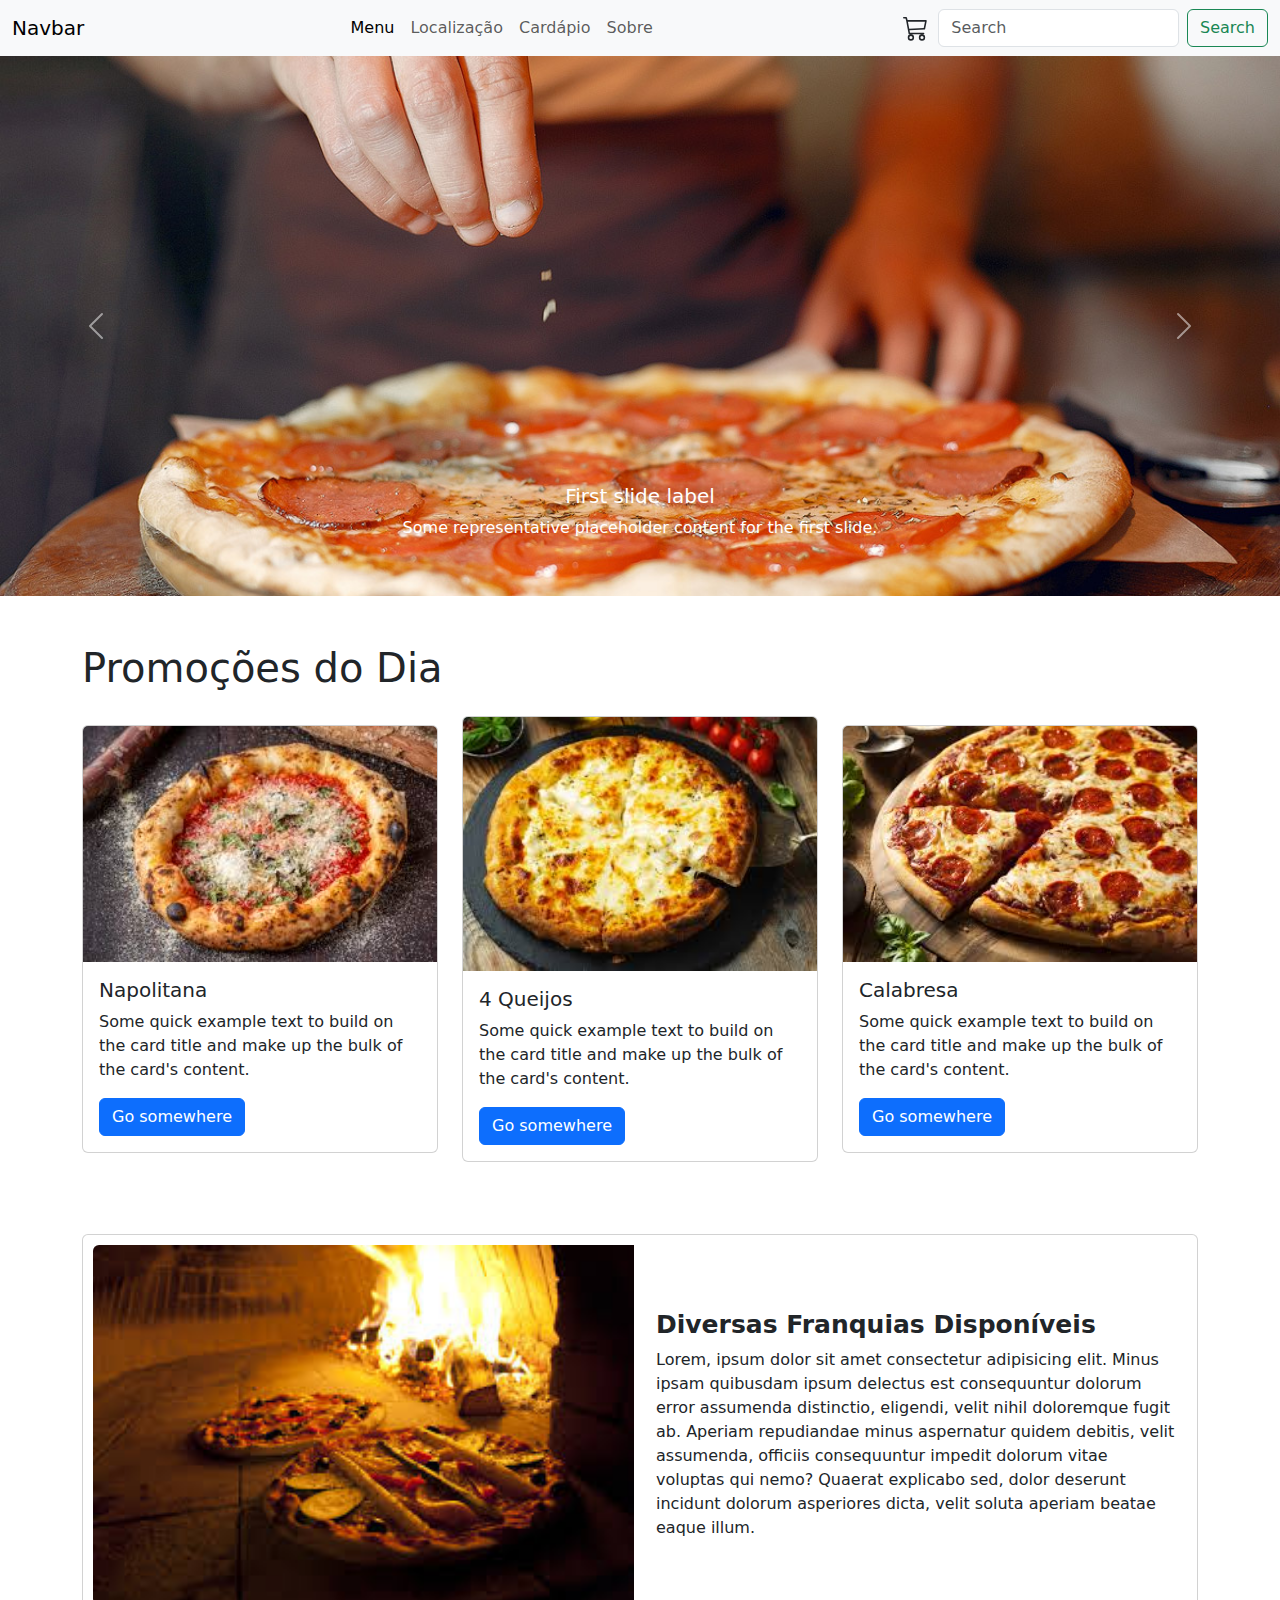
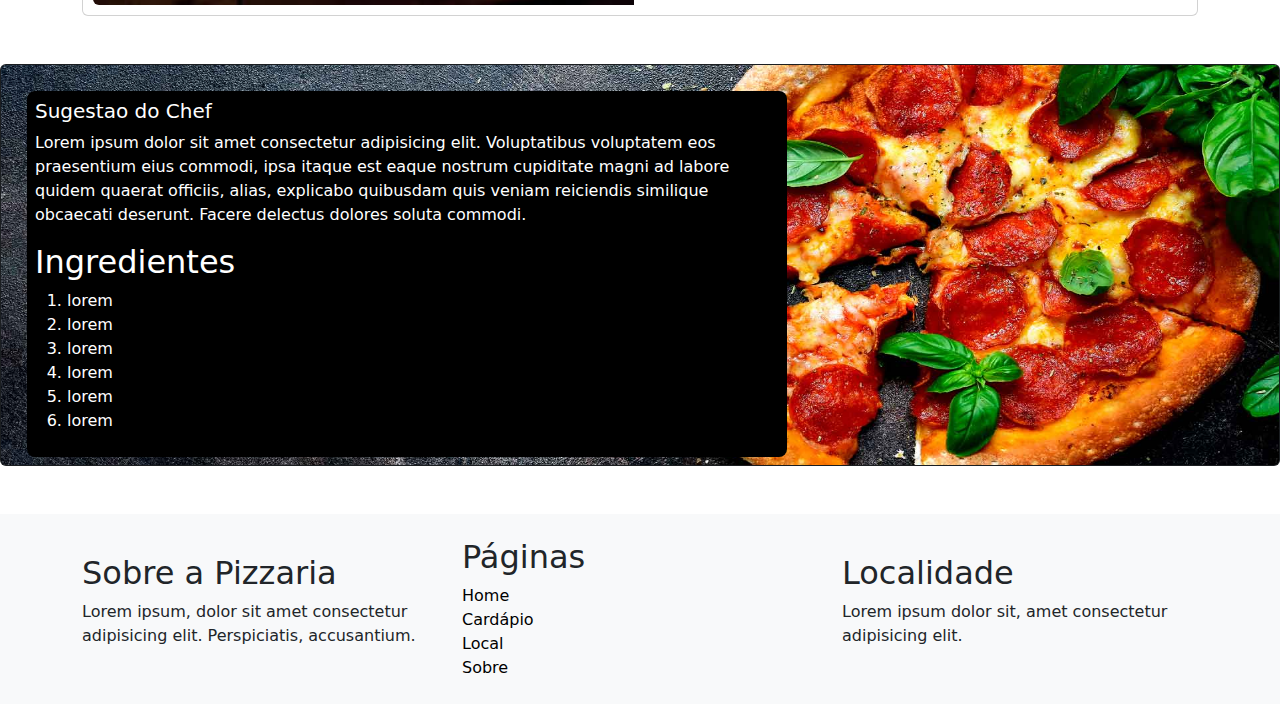
<file: index.html>
<!DOCTYPE html>
<html lang="pt-br">
  <head>
    <meta charset="UTF-8" />
    <meta name="viewport" content="width=device-width, initial-scale=1.0" />
    <title>Restaurante</title>
    <link rel="stylesheet" href="css/bootstrap.min.css" />
    <link rel="stylesheet" href="./css/style.css" />
  </head>

  <body>
    <nav class="navbar navbar-expand-lg bg-body-tertiary">
      <div class="container-fluid">
        <a class="navbar-brand" href="#">Navbar</a>
        <button
          class="navbar-toggler"
          type="button"
          data-bs-toggle="collapse"
          data-bs-target="#navbarSupportedContent"
          aria-controls="navbarSupportedContent"
          aria-expanded="false"
          aria-label="Toggle navigation"
        >
          <span class="navbar-toggler-icon"></span>
        </button>
        <div class="collapse navbar-collapse" id="navbarSupportedContent">
          <ul class="navbar-nav me-auto mb-2 mb-lg-0">
            <li class="nav-item">
              <a class="nav-link active" aria-current="page" href="#">Menu</a>
            </li>
            <li class="nav-item">
              <a class="nav-link" href="pages/local.html">Localização</a>
            </li>
            <li class="nav-item">
              <a class="nav-link" href="pages/cardapio.html">Cardápio</a>
            </li>
            <li class="nav-item">
              <a class="nav-link" href="pages/sobre.html">Sobre</a>
            </li>
          </ul>
          <form class="d-flex" role="search">
            <svg xmlns="http://www.w3.org/2000/svg" width="40" height="40" fill="currentColor" class="bi bi-cart3" viewBox="0 0 16 16" style="margin-right: 10px;">
              <path d="M0 1.5A.5.5 0 0 1 .5 1H2a.5.5 0 0 1 .485.379L2.89 3H14.5a.5.5 0 0 1 .49.598l-1 5a.5.5 0 0 1-.465.401l-9.397.472L4.415 11H13a.5.5 0 0 1 0 1H4a.5.5 0 0 1-.491-.408L2.01 3.607 1.61 2H.5a.5.5 0 0 1-.5-.5M3.102 4l.84 4.479 9.144-.459L13.89 4zM5 12a2 2 0 1 0 0 4 2 2 0 0 0 0-4m7 0a2 2 0 1 0 0 4 2 2 0 0 0 0-4m-7 1a1 1 0 1 1 0 2 1 1 0 0 1 0-2m7 0a1 1 0 1 1 0 2 1 1 0 0 1 0-2"/>
            </svg>
            <input
              class="form-control me-2"
              type="search"
              placeholder="Search"
              aria-label="Search"
            />
            <button class="btn btn-outline-success" type="submit">
              Search
            </button>
            
          </form>
        </div>
      </div>
    </nav>

    <div
      id="carouselExampleCaptions"
      class="carousel slide"
      style="max-height: 60vh; overflow: hidden"
    >
      <div class="carousel-inner">
        <div class="carousel-item active">
          <img
            src="img/pizza.jpg"
            class="d-block w-100"
            alt="Pizza"
            style="max-height: 60vh; object-fit: cover"
          />
          <div class="carousel-caption d-none d-md-block">
            <h5>First slide label</h5>
            <p>Some representative placeholder content for the first slide.</p>
          </div>
        </div>
        <div class="carousel-item">
          <img
            src="img/pizzacar.jpg"
            class="d-block w-100"
            alt="Pizza Car"
            style="max-height: 60vh; object-fit: cover"
          />
          <div class="carousel-caption d-none d-md-block">
            <h5>Second slide label</h5>
            <p>Some representative placeholder content for the second slide.</p>
          </div>
        </div>
        
        <div class="carousel-item">
          <img
            src="img/esfircar.png"
            class="d-block w-100"
            alt="Esfirra"
            style="max-height: 60vh; object-fit: cover"
          />
          <div class="carousel-caption d-none d-md-block">
            <h5>Third slide label</h5>
            <p>Some representative placeholder content for the third slide.</p>
          </div>
        </div>
      </div>
      <button
        class="carousel-control-prev"
        type="button"
        data-bs-target="#carouselExampleCaptions"
        data-bs-slide="prev"
      >
        <span class="carousel-control-prev-icon" aria-hidden="true"></span>
        <span class="visually-hidden">Previous</span>
      </button>
      <button
        class="carousel-control-next"
        type="button"
        data-bs-target="#carouselExampleCaptions"
        data-bs-slide="next"
      >
        <span class="carousel-control-next-icon" aria-hidden="true"></span>
        <span class="visually-hidden">Next</span>
      </button>
    </div>

    <div class="container my-5">
      <h1 class="font-weight-bold mb-4">Promoções do Dia</h1>
      <div class="row">
        <div class="col-md-4 mb-4">
          <div class="card">
            <img
              src="img/napolitana.jpeg"
              class="card-img-top"
              alt="Napolitana"
            />
            <div class="card-body">
              <h5 class="card-title">Napolitana</h5>
              <p class="card-text">
                Some quick example text to build on the card title and make up
                the bulk of the card's content.
              </p>
              <a href="#" class="btn btn-primary">Go somewhere</a>
            </div>
          </div>
        </div>
        <div class="col-md-4 mb-4">
          <div class="card">
            <img src="img/queijos.jpeg" class="card-img-top" alt="4 Queijos" style="max-height: 280px;"/>
            <div class="card-body">
              <h5 class="card-title">4 Queijos</h5>
              <p class="card-text">
                Some quick example text to build on the card title and make up
                the bulk of the card's content.
              </p>
              <a href="#" class="btn btn-primary">Go somewhere</a>
            </div>
          </div>
        </div>
        <div class="col-md-4 mb-4">
          <div class="card">
            <img
              src="img/calabresa.jpeg"
              class="card-img-top"
              alt="Calabresa"
            />
            <div class="card-body">
              <h5 class="card-title">Calabresa</h5>
              <p class="card-text">
                Some quick example text to build on the card title and make up
                the bulk of the card's content.
              </p>
              <a href="#" class="btn btn-primary">Go somewhere</a>
            </div>
          </div>
        </div>
      </div>
    </div>

    <div class="container my-5">
      <div class="card mb-3" style="height: auto">
        <div class="row g-0">
          <div class="col-md-6">
            <img
              src="img/fazendopizza.jpeg"
              class="img-fluid rounded-start"
              alt="Fazendo Pizza"
              style="
                max-height: 100%;
                object-fit: cover;
                height: 360px;
                margin: 10px;
              "
            />
          </div>
          <div class="col-md-6">
            <div class="card-body">
              <h5 class="card-title" style="font-size: 25px; font-weight: bold">
                Diversas Franquias Disponíveis
              </h5>
              <p class="card-text">
                Lorem, ipsum dolor sit amet consectetur adipisicing elit. Minus
                ipsam quibusdam ipsum delectus est consequuntur dolorum error
                assumenda distinctio, eligendi, velit nihil doloremque fugit ab.
                Aperiam repudiandae minus aspernatur quidem debitis, velit
                assumenda, officiis consequuntur impedit dolorum vitae voluptas
                qui nemo? Quaerat explicabo sed, dolor deserunt incidunt dolorum
                asperiores dicta, velit soluta aperiam beatae eaque illum.
              </p>
            </div>
          </div>
        </div>
      </div>
    </div>

    <div class="sugest">
      <div class="card text-bg-dark">
        <img src="img/sugestao.jpg" class="card-img" alt="..." style="max-height: 400px;">
        <div class="card-img-overlay">
          <div class="texto" style="padding: 8px ;background-color: rgb(0, 0, 0); margin: 10px ; max-width: 760px; border-radius: 8px;">
          <h5 class="card-title">Sugestao do Chef</h5>
          <p class="card-text" >Lorem ipsum dolor sit amet consectetur adipisicing elit. Voluptatibus voluptatem eos praesentium eius commodi, ipsa itaque est eaque nostrum cupiditate magni ad labore quidem quaerat officiis, alias, explicabo quibusdam quis veniam reiciendis similique obcaecati deserunt. Facere delectus dolores soluta commodi.</p>
          <h2>Ingredientes</h2>
          <ol>
            <li>lorem</li>
            <li>lorem</li>
            <li>lorem</li>
            <li>lorem</li>
            <li>lorem</li>
            <li>lorem</li>
          </ol>
        </div>
        </div>
      </div>
    </div>

    <footer class="bg-light text-dark mt-5">
      <div class="container py-4">
        <div class="row">
          <div class="col-md-4">
            <h2>Sobre a Pizzaria</h2>
            <p>
              Lorem ipsum, dolor sit amet consectetur adipisicing elit.
              Perspiciatis, accusantium.
            </p>
          </div>
          <div class="col-md-4">
            <h2>Páginas</h2>
            <ul class="list-unstyled">
              <li><a href="index.html">Home</a></li>
              <li><a href="pages/cardapio.html">Cardápio</a></li>
              <li><a href="pages/local.html">Local</a></li>
              <li><a href="pages/sobre.html">Sobre</a></li>
            </ul>
          </div>
          <div class="col-md-4">
            <h2>Localidade</h2>
            <p>Lorem ipsum dolor sit, amet consectetur adipisicing elit.</p>
          </div>
        </div>
      </div>
      <style>
        ul li a {
          color: black;
          text-decoration: none;
          list-style: none;
        }
        ul {
          margin: 0 auto;
          text-decoration: none;
          list-style: none;
        }
        .links {
          margin: 0 auto;
        }
        ul li a:hover {
          color: black;
          font-weight: bold;
          text-decoration: none;
          list-style: none;
        }
      </style>
    </footer>

    <script src="js/bootstrap.bundle.min.js"></script>
  </body>
</html>
</file>
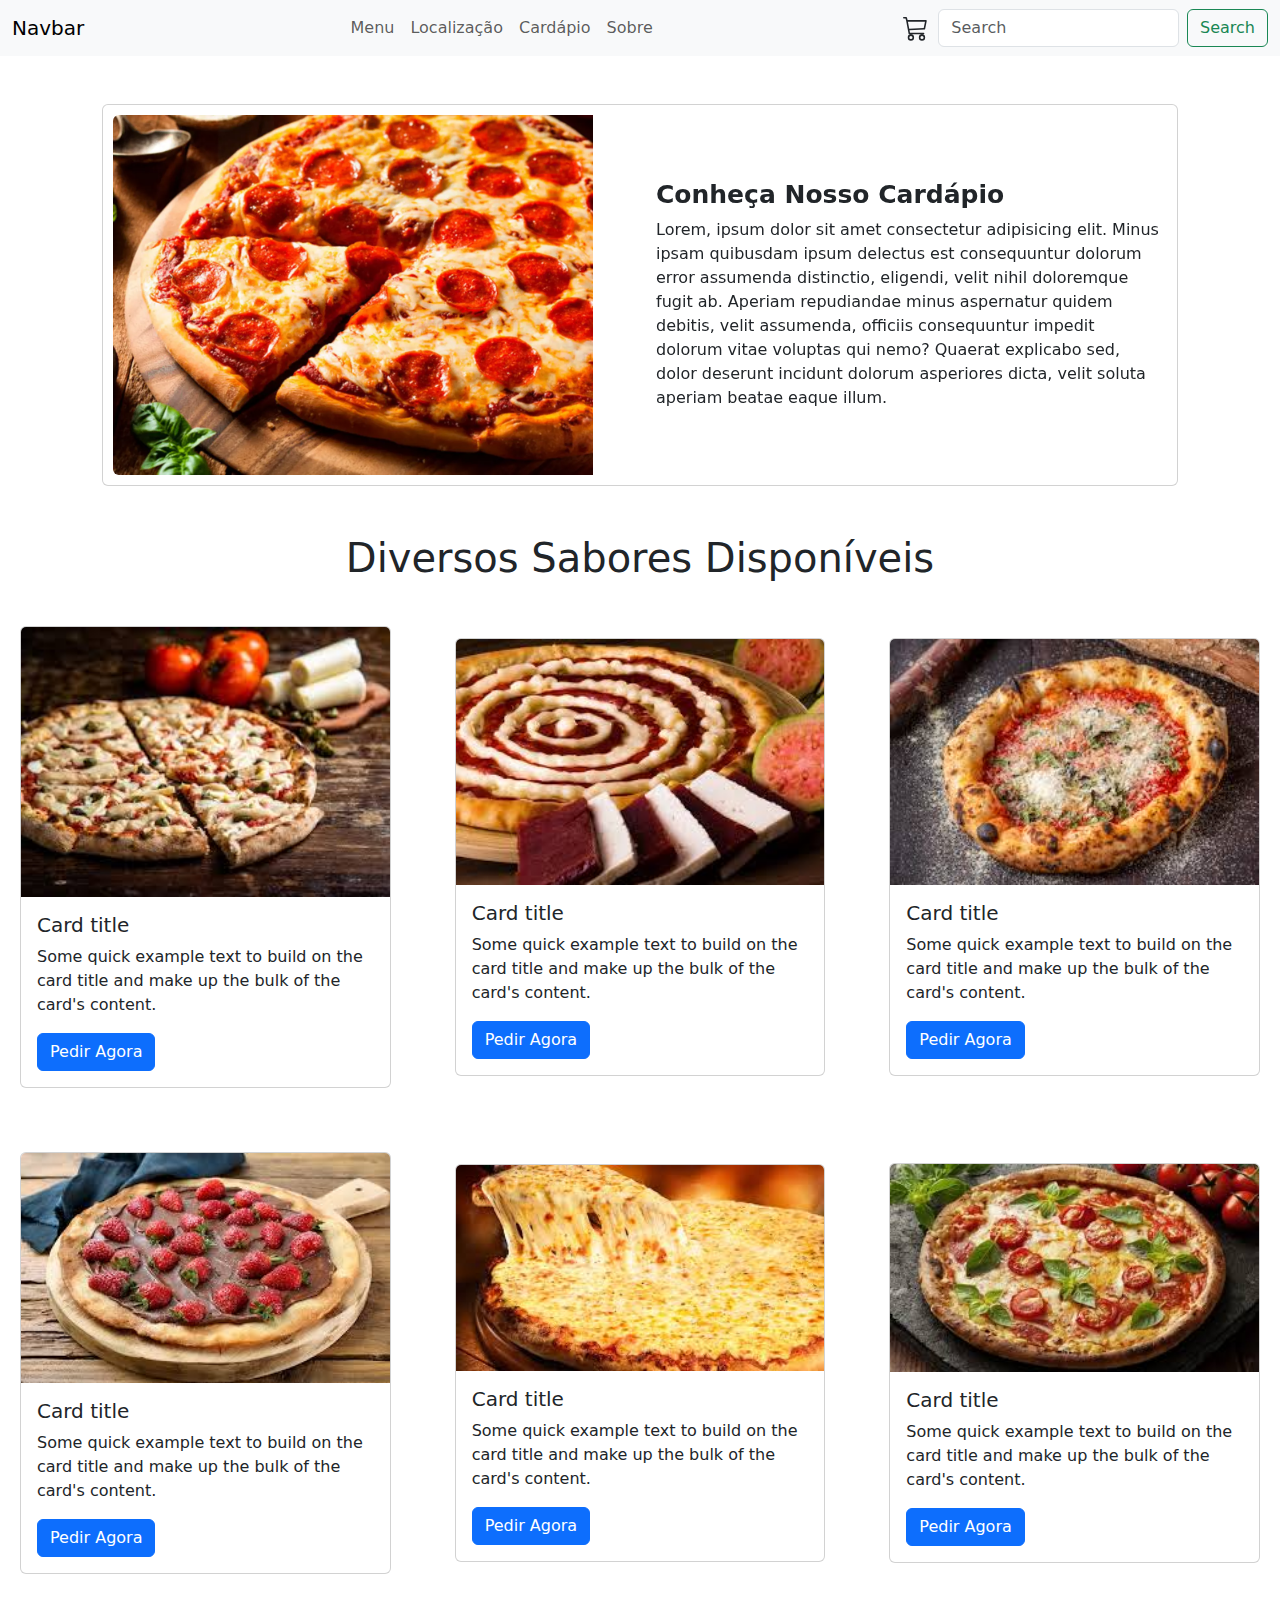
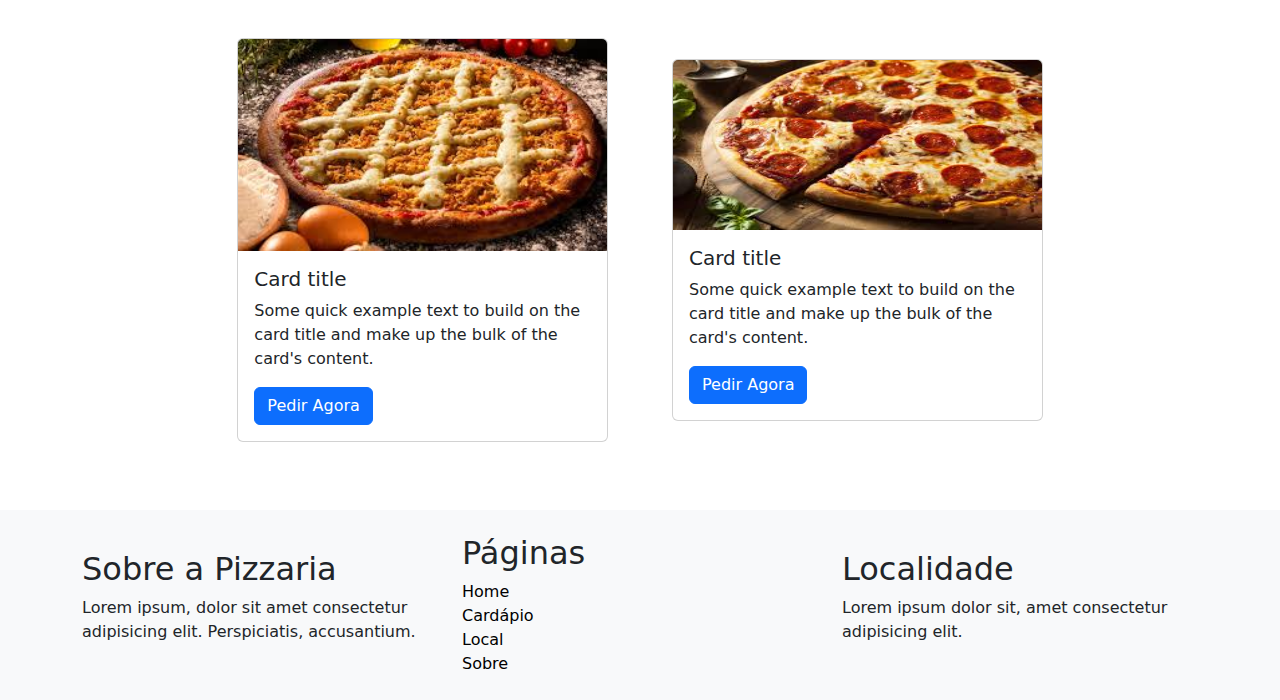
<file: pages/cardapio.html>
<!DOCTYPE html>
<html lang="pt-br">
  <head>
    <meta charset="UTF-8" />
    <meta name="viewport" content="width=device-width, initial-scale=1.0" />
    <title>Restaurante</title>

    <link rel="stylesheet" href="../css/bootstrap.min.css" />
    <link rel="stylesheet" href="../css/style.css" />
    <link rel="stylesheet" href="../css/cardapio.css" />
    <link rel="stylesheet" href="https://unpkg.com/aos@next/dist/aos.css" />
  </head>

  <body>
    <nav class="navbar navbar-expand-lg bg-body-tertiary">
      <div class="container-fluid">
        <a class="navbar-brand" href="../index.html">Navbar</a>
        <button
          class="navbar-toggler"
          type="button"
          data-bs-toggle="collapse"
          data-bs-target="#navbarSupportedContent"
          aria-controls="navbarSupportedContent"
          aria-expanded="false"
          aria-label="Toggle navigation"
        >
          <span class="navbar-toggler-icon"></span>
        </button>
        <div class="collapse navbar-collapse" id="navbarSupportedContent">
          <ul class="navbar-nav me-auto mb-2 mb-lg-0">
            <li class="nav-item">
              <a
                class="nav-link"
                aria-current="page"
                href="../index.html"
                >Menu</a
              >
            </li>
            <li class="nav-item">
              <a class="nav-link" href="local.html">Localização</a>
            </li>
            <li class="nav-item active">
              <a class="nav-link" href="cardapio.html">Cardápio</a>
            </li>
            <li class="nav-item">
              <a class="nav-link" href="sobre.html">Sobre</a>
            </li>
          </ul>
          <form class="d-flex" role="search">
            <svg xmlns="http://www.w3.org/2000/svg" width="40" height="40" fill="currentColor" class="bi bi-cart3" viewBox="0 0 16 16" style="margin-right: 10px;">
              <path d="M0 1.5A.5.5 0 0 1 .5 1H2a.5.5 0 0 1 .485.379L2.89 3H14.5a.5.5 0 0 1 .49.598l-1 5a.5.5 0 0 1-.465.401l-9.397.472L4.415 11H13a.5.5 0 0 1 0 1H4a.5.5 0 0 1-.491-.408L2.01 3.607 1.61 2H.5a.5.5 0 0 1-.5-.5M3.102 4l.84 4.479 9.144-.459L13.89 4zM5 12a2 2 0 1 0 0 4 2 2 0 0 0 0-4m7 0a2 2 0 1 0 0 4 2 2 0 0 0 0-4m-7 1a1 1 0 1 1 0 2 1 1 0 0 1 0-2m7 0a1 1 0 1 1 0 2 1 1 0 0 1 0-2"/>
            </svg>
            <input
              class="form-control me-2"
              type="search"
              placeholder="Search"
              aria-label="Search"
            />
            <button class="btn btn-outline-success" type="submit">
              Search
            </button>
          </form>
        </div>
      </div>
    </nav>


    <div data-aos="fade-up">
    <div class="container my-5">
      <div class="card mb-3">
        <div class="row g-0">
          <div class="col-md-6">
            <img
              src="../img/bannercard.webp"
              class="img-fluid rounded-start"
              alt="..."
              style="max-height: 360px; margin: 10px"
            />
          </div>
          <div class="col-md-6">
            <div class="card-body">
              <h5 class="card-title" style="font-size: 25px; font-weight: bold">
                Conheça Nosso Cardápio
              </h5>
              <p class="card-text">
                Lorem, ipsum dolor sit amet consectetur adipisicing elit. Minus
                ipsam quibusdam ipsum delectus est consequuntur dolorum error
                assumenda distinctio, eligendi, velit nihil doloremque fugit ab.
                Aperiam repudiandae minus aspernatur quidem debitis, velit
                assumenda, officiis consequuntur impedit dolorum vitae voluptas
                qui nemo? Quaerat explicabo sed, dolor deserunt incidunt dolorum
                asperiores dicta, velit soluta aperiam beatae eaque illum.
              </p>
            </div>
          </div>
        </div>
      </div>
    </div>
  </div>


      <h1 class="text-center font-weight-bold mb-4">
        Diversos Sabores Disponíveis
      </h1>
      <div class="row row-cols-1 row-cols-md-2 row-cols-lg-3 g-4">

        <div class="col">
          <div class="card">
            <img src="../img/palmito.jpeg" class="card-img-top" alt="Palmito" />
            <div class="card-body">
              <h5 class="card-title">Card title</h5>
              <p class="card-text">
                Some quick example text to build on the card title and make up
                the bulk of the card's content.
              </p>
              <a href="#" class="btn btn-primary">Pedir Agora</a>
            </div>
          </div>
        </div>

 
      <div class="col">
          <div class="card">
            <img
              src="../img/romeuejulieta.jpeg"
              class="card-img-top"
              alt="Romeu e Julieta"
            />
            <div class="card-body">
              <h5 class="card-title">Card title</h5>
              <p class="card-text">
                Some quick example text to build on the card title and make up
                the bulk of the card's content.
              </p>
              <a href="#" class="btn btn-primary">Pedir Agora</a>
            </div>
          </div>
        </div>
        
        <div class="col">
          <div class="card">
            <img
              src="../img/napolitana.jpeg"
              class="card-img-top"
              alt="Napolitana"
            />
            <div class="card-body">
              <h5 class="card-title">Card title</h5>
              <p class="card-text">
                Some quick example text to build on the card title and make up
                the bulk of the card's content.
              </p>
              <a href="#" class="btn btn-primary">Pedir Agora</a>
            </div>
          </div>
        </div>
        
        <div class="col">
          <div class="card">
            <img src="../img/doce.jpeg" class="card-img-top" alt="Pizza Doce" />
            <div class="card-body">
              <h5 class="card-title">Card title</h5>
              <p class="card-text">
                Some quick example text to build on the card title and make up
                the bulk of the card's content.
              </p>
              <a href="#" class="btn btn-primary">Pedir Agora</a>
            </div>
          </div>
        </div>
        
        <div class="col">
          <div class="card">
            <img
              src="../img/muçarela.jpeg"
              class="card-img-top"
              alt="Muçarela"
            />
            <div class="card-body">
              <h5 class="card-title">Card title</h5>
              <p class="card-text">
                Some quick example text to build on the card title and make up
                the bulk of the card's content.
              </p>
              <a href="#" class="btn btn-primary">Pedir Agora</a>
            </div>
          </div>
        </div>
        
        <div class="col">
          <div class="card">
            <img
              src="../img/mrguerita.jpeg"
              class="card-img-top"
              alt="Marguerita"
            />
            <div class="card-body">
              <h5 class="card-title">Card title</h5>
              <p class="card-text">
                Some quick example text to build on the card title and make up
                the bulk of the card's content.
              </p>
              <a href="#" class="btn btn-primary">Pedir Agora</a>
            </div>
          </div>
        </div>
        
        <div class="col">
          <div class="card">
            <img
              src="../img/frangoecatupiri.jpeg"
              class="card-img-top"
              alt="Frango e Catupiri"
            />
            <div class="card-body">
              <h5 class="card-title">Card title</h5>
              <p class="card-text">
                Some quick example text to build on the card title and make up
                the bulk of the card's content.
              </p>
              <a href="#" class="btn btn-primary">Pedir Agora</a>
            </div>
          </div>
        </div>
        
        <div class="col">
          <div class="card">
            <img
              src="../img/calabresa.jpeg"
              class="card-img-top"
              alt="Calabresa"
              style="max-height: 170px;"
            />
            <div class="card-body">
              <h5 class="card-title">Card title</h5>
              <p class="card-text">
                Some quick example text to build on the card title and make up
                the bulk of the card's content.
              </p>
              <a href="#" class="btn btn-primary">Pedir Agora</a>
            </div>
          </div>
        </div>
      </div>
    </div>

    <footer class="bg-light text-dark mt-5">
      <div class="container py-4">
        <div class="row">
          <div class="col-md-4">
            <h2>Sobre a Pizzaria</h2>
            <p>
              Lorem ipsum, dolor sit amet consectetur adipisicing elit.
              Perspiciatis, accusantium.
            </p>
          </div>
          <div class="col-md-4">
            <h2>Páginas</h2>
            <ul class="list-unstyled">
              <li><a href="../index.html">Home</a></li>
              <li><a href="../pages/cardapio.html">Cardápio</a></li>
              <li><a href="../pages/local.html">Local</a></li>
              <li><a href="../pages/sobre.html">Sobre</a></li>
            </ul>
          </div>
          <div class="col-md-4">
            <h2>Localidade</h2>
            <p>Lorem ipsum dolor sit, amet consectetur adipisicing elit.</p>
          </div>
        </div>
      </div>
    </footer>

    <style>
      ul li a {
        color: black;
        text-decoration: none;
      }
      ul {
        margin: 0 auto;
        padding: 0;
      }
      ul li a:hover {
        font-weight: bold;
      }
    </style>

<script src="https://unpkg.com/aos@next/dist/aos.js"></script>
<script>
  AOS.init();
</script>

    <script src="../js/bootstrap.bundle.min.js"></script>
  </body>
</html>
</file>
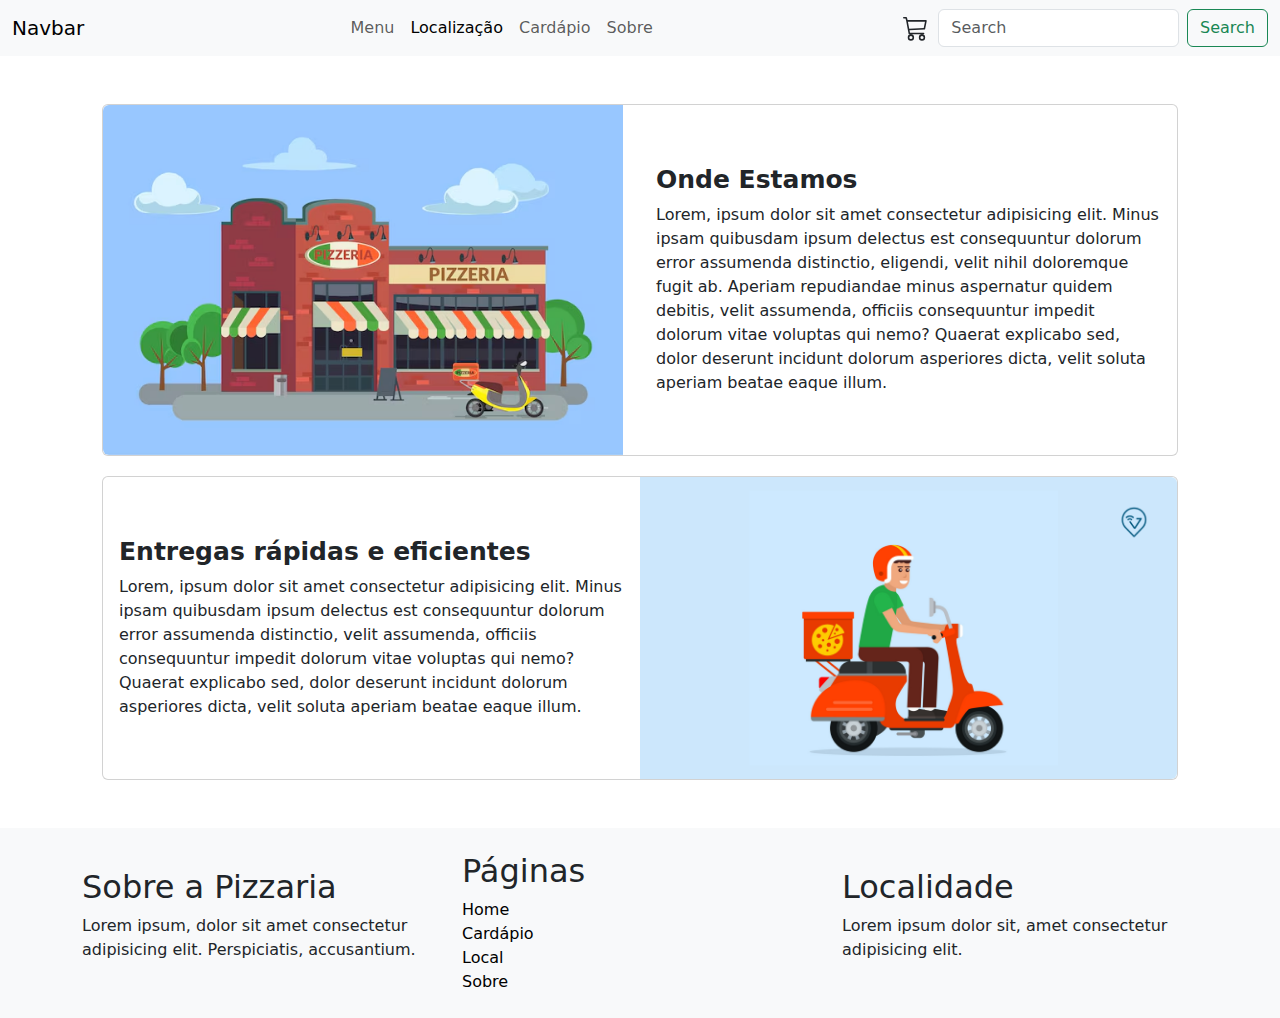
<file: pages/local.html>
<!DOCTYPE html>
<html lang="pt-br">
  <head>
    <meta charset="UTF-8" />
    <meta name="viewport" content="width=device-width, initial-scale=1.0" />
    <title>Restaurante</title>

    <link rel="stylesheet" href="../css/bootstrap.min.css" />
    <link rel="stylesheet" href="../css/style.css" />
    <link rel="stylesheet" href="../css/cardapio.css" />
  </head>

  <body>
    <nav class="navbar navbar-expand-lg bg-body-tertiary">
      <div class="container-fluid">
        <a class="navbar-brand" href="../index.html">Navbar</a>
        <button
          class="navbar-toggler"
          type="button"
          data-bs-toggle="collapse"
          data-bs-target="#navbarSupportedContent"
          aria-controls="navbarSupportedContent"
          aria-expanded="false"
          aria-label="Toggle navigation"
        >
          <span class="navbar-toggler-icon"></span>
        </button>
        <div class="collapse navbar-collapse" id="navbarSupportedContent">
          <ul class="navbar-nav me-auto mb-2 mb-lg-0">
            <li class="nav-item">
              <a
                class="nav-link "
                aria-current="page"
                href="../index.html"
                >Menu</a
              >
            </li>
            <li class="nav-item">
              <a class="nav-link active" href="local.html">Localização</a>
            </li>
            <li class="nav-item">
              <a class="nav-link" href="cardapio.html">Cardápio</a>
            </li>
            <li class="nav-item">
              <a class="nav-link" href="sobre.html">Sobre</a>
            </li>
          </ul>
          <form class="d-flex" role="search">
            <svg xmlns="http://www.w3.org/2000/svg" width="40" height="40" fill="currentColor" class="bi bi-cart3" viewBox="0 0 16 16" style="margin-right: 10px;">
              <path d="M0 1.5A.5.5 0 0 1 .5 1H2a.5.5 0 0 1 .485.379L2.89 3H14.5a.5.5 0 0 1 .49.598l-1 5a.5.5 0 0 1-.465.401l-9.397.472L4.415 11H13a.5.5 0 0 1 0 1H4a.5.5 0 0 1-.491-.408L2.01 3.607 1.61 2H.5a.5.5 0 0 1-.5-.5M3.102 4l.84 4.479 9.144-.459L13.89 4zM5 12a2 2 0 1 0 0 4 2 2 0 0 0 0-4m7 0a2 2 0 1 0 0 4 2 2 0 0 0 0-4m-7 1a1 1 0 1 1 0 2 1 1 0 0 1 0-2m7 0a1 1 0 1 1 0 2 1 1 0 0 1 0-2"/>
            </svg>
            <input
              class="form-control me-2"
              type="search"
              placeholder="Search"
              aria-label="Search"
            />
            <button class="btn btn-outline-success" type="submit">
              Search
            </button>
          </form>
        </div>
      </div>
    </nav>

    <div class="container my-5">
      <div class="card mb-3">
        <div class="row g-0">
          <div class="col-md-6">
            <img
              src="../img/pizzariadesenho.avif"
              class="img-fluid rounded-start"
              alt="..."
              style="max-height: 350px"
            />
          </div>
          <div class="col-md-6">
            <div class="card-body">
              <h5 class="card-title" style="font-size: 25px; font-weight: bold">
                Onde Estamos
              </h5>
              <p class="card-text">
                Lorem, ipsum dolor sit amet consectetur adipisicing elit. Minus
                ipsam quibusdam ipsum delectus est consequuntur dolorum error
                assumenda distinctio, eligendi, velit nihil doloremque fugit ab.
                Aperiam repudiandae minus aspernatur quidem debitis, velit
                assumenda, officiis consequuntur impedit dolorum vitae voluptas
                qui nemo? Quaerat explicabo sed, dolor deserunt incidunt dolorum
                asperiores dicta, velit soluta aperiam beatae eaque illum.
              </p>
            </div>
          </div>
        </div>
      </div>

      <div class="card mb-3">
        <div class="row g-0">
          <div class="col-md-6">
            <div class="card-body">
              <h5 class="card-title" style="font-size: 25px; font-weight: bold">
                Entregas rápidas e eficientes
              </h5>
              <p class="card-text">
                Lorem, ipsum dolor sit amet consectetur adipisicing elit. Minus
                ipsam quibusdam ipsum delectus est consequuntur dolorum error
                assumenda distinctio, velit assumenda, officiis consequuntur
                impedit dolorum vitae voluptas qui nemo? Quaerat explicabo sed,
                dolor deserunt incidunt dolorum asperiores dicta, velit soluta
                aperiam beatae eaque illum.
              </p>
            </div>
          </div>
          <div class="col-md-6">
            <img
              src="../img/entregador.jpeg"
              class="img-fluid rounded-end"
              alt=""
              style="max-height: 350px"
            />
          </div>
        </div>
      </div>
    </div>

    <footer class="bg-light text-dark mt-5">
      <div class="container py-4">
        <div class="row">
          <div class="col-md-4">
            <h2>Sobre a Pizzaria</h2>
            <p>
              Lorem ipsum, dolor sit amet consectetur adipisicing elit.
              Perspiciatis, accusantium.
            </p>
          </div>
          <div class="col-md-4">
            <h2>Páginas</h2>
            <ul class="list-unstyled">
              <li><a href="../index.html">Home</a></li>
              <li><a href="../pages/cardapio.html">Cardápio</a></li>
              <li><a href="../pages/local.html">Local</a></li>
              <li><a href="../pages/sobre.html">Sobre</a></li>
            </ul>
          </div>
          <div class="col-md-4">
            <h2>Localidade</h2>
            <p>Lorem ipsum dolor sit, amet consectetur adipisicing elit.</p>
          </div>
        </div>
      </div>
      <style>
        ul li a {
          color: black;
          text-decoration: none;
          list-style: none;
        }
        ul {
          margin: 0 auto;
          text-decoration: none;
          list-style: none;
        }
        .links {
          margin: 0 auto;
        }
        ul li a:hover {
          color: black;
          font-weight: bold;
          text-decoration: none;
          list-style: none;
        }
      </style>
    </footer>

    <script src="../js/bootstrap.bundle.min.js"></script>
  </body>
</html>
</file>
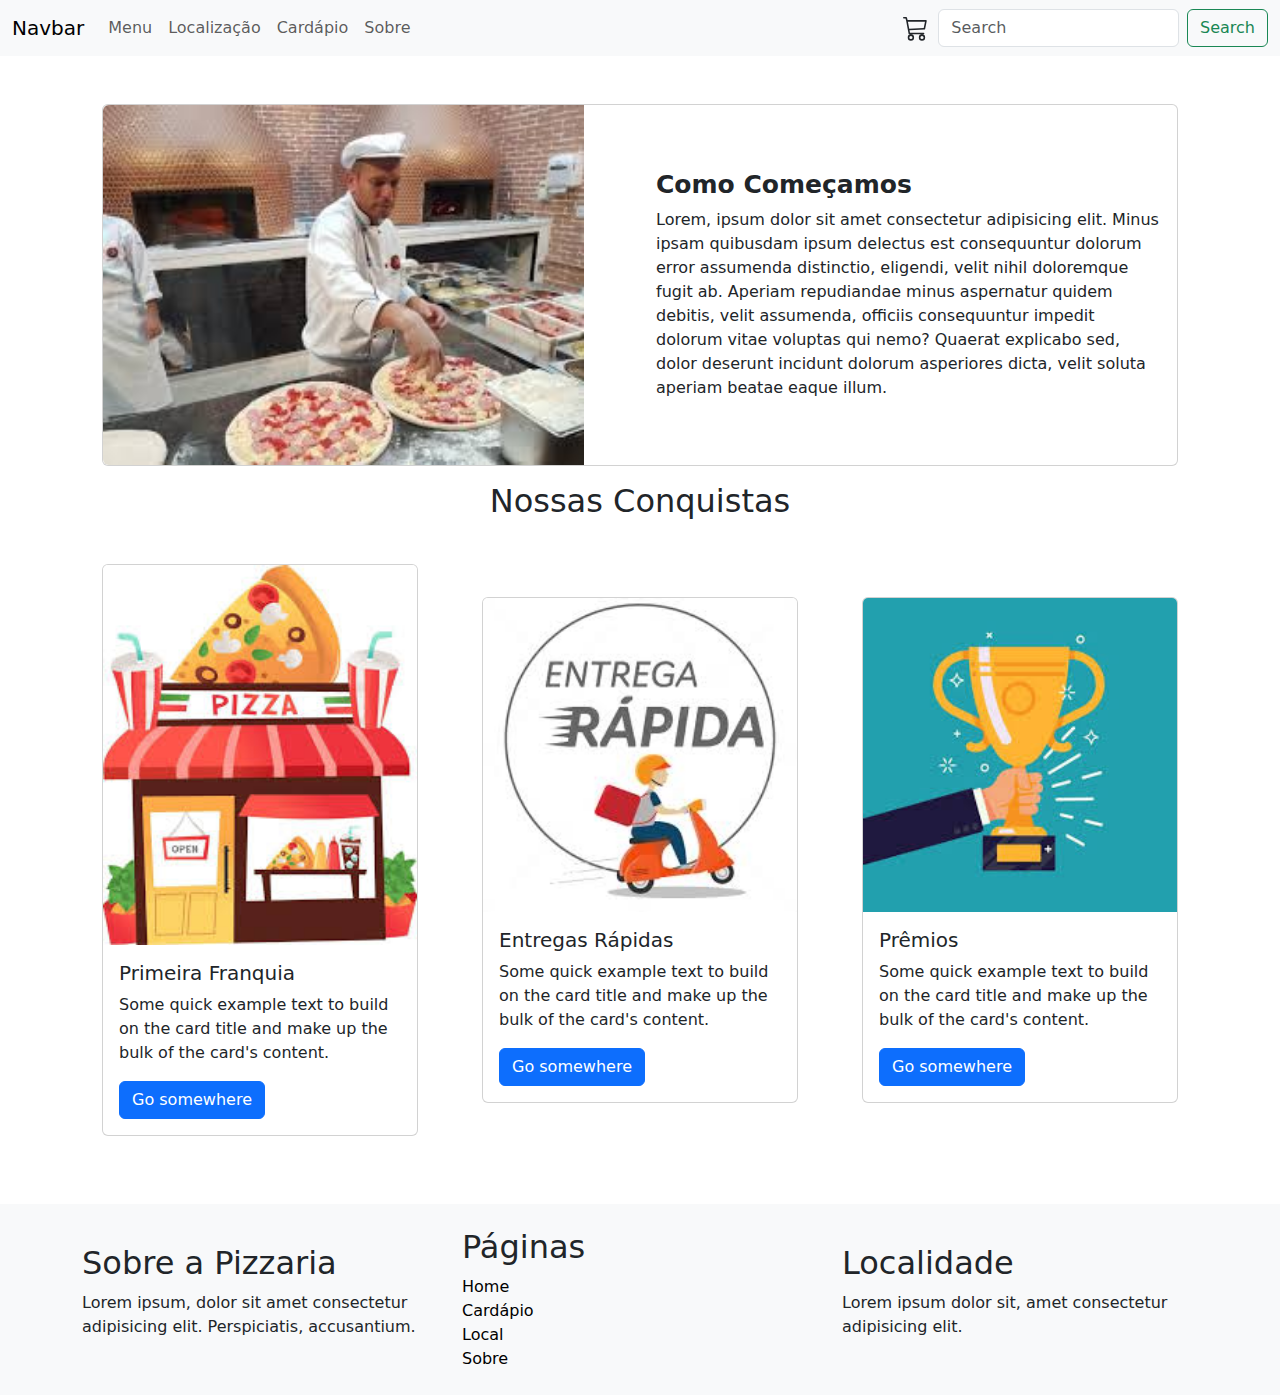
<file: pages/sobre.html>
<!DOCTYPE html>
<html lang="pt-br">
  <head>
    <meta charset="UTF-8" />
    <meta name="viewport" content="width=device-width, initial-scale=1.0" />
    <title>Restaurante</title>

    <link rel="stylesheet" href="../css/bootstrap.min.css" />
    <link rel="stylesheet" href="../css/style.css" />
    <link rel="stylesheet" href="../css/cardapio.css" />
  </head>

  <body>    <nav class="navbar navbar-expand-lg bg-body-tertiary">
    <div class="container-fluid">
      <a class="navbar-brand" href="../index.html">Navbar</a>
      <button
        class="navbar-toggler"
        type="button"
        data-bs-toggle="collapse"
        data-bs-target="#navbarSupportedContent"
        aria-controls="navbarSupportedContent"
        aria-expanded="false"
        aria-label="Toggle navigation"
      >
        <span class="navbar-toggler-icon"></span>
      </button>
      <div class="collapse navbar-collapse" id="navbarSupportedContent">
        <ul class="navbar-nav me-auto mb-2 mb-lg-0">
          <li class="nav-item">
            <a
              class="nav-link"
              aria-current="page"
              href="../index.html"
              >Menu</a
            >
          </li>
          <li class="nav-item">
            <a class="nav-link" href="local.html">Localização</a>
          </li>
          <li class="nav-item active">
            <a class="nav-link" href="cardapio.html">Cardápio</a>
          </li>
          <li class="nav-item">
            <a class="nav-link" href="sobre.html">Sobre</a>
          </li>
        </ul>
        <form class="d-flex" role="search">
          <svg xmlns="http://www.w3.org/2000/svg" width="40" height="40" fill="currentColor" class="bi bi-cart3" viewBox="0 0 16 16" style="margin-right: 10px;">
            <path d="M0 1.5A.5.5 0 0 1 .5 1H2a.5.5 0 0 1 .485.379L2.89 3H14.5a.5.5 0 0 1 .49.598l-1 5a.5.5 0 0 1-.465.401l-9.397.472L4.415 11H13a.5.5 0 0 1 0 1H4a.5.5 0 0 1-.491-.408L2.01 3.607 1.61 2H.5a.5.5 0 0 1-.5-.5M3.102 4l.84 4.479 9.144-.459L13.89 4zM5 12a2 2 0 1 0 0 4 2 2 0 0 0 0-4m7 0a2 2 0 1 0 0 4 2 2 0 0 0 0-4m-7 1a1 1 0 1 1 0 2 1 1 0 0 1 0-2m7 0a1 1 0 1 1 0 2 1 1 0 0 1 0-2"/>
          </svg>
          <input
            class="form-control me-2"
            type="search"
            placeholder="Search"
            aria-label="Search"
          />
          <button class="btn btn-outline-success" type="submit">
            Search
          </button>
        </form>
      </div>
    </div>
  </nav>

    <div class="container my-5">
      <div class="card mb-3">
        <div class="row g-0">
          <div class="col-md-6">
            <img
              src="../img/pizzafaz.jpeg"
              class="img-fluid rounded-start"
              alt="Pizza"
              style="height: 360px"
            />
          </div>
          <div class="col-md-6">
            <div class="card-body">
              <h5 class="card-title" style="font-size: 25px; font-weight: bold">
                Como Começamos
              </h5>
              <p class="card-text">
                Lorem, ipsum dolor sit amet consectetur adipisicing elit. Minus
                ipsam quibusdam ipsum delectus est consequuntur dolorum error
                assumenda distinctio, eligendi, velit nihil doloremque fugit ab.
                Aperiam repudiandae minus aspernatur quidem debitis, velit
                assumenda, officiis consequuntur impedit dolorum vitae voluptas
                qui nemo? Quaerat explicabo sed, dolor deserunt incidunt dolorum
                asperiores dicta, velit soluta aperiam beatae eaque illum.
              </p>
            </div>
          </div>
        </div>
      </div>

      <h2 class="text-center mb-4">Nossas Conquistas</h2>
      <div class="row row-cols-1 row-cols-md-2 row-cols-lg-3 g-4">
        <div class="col">
          <div class="card">
            <img
              src="../img/desenho.jpeg"
              class="card-img-top"
              alt="Primeira Franquia"
              style="max-height: 380px;"
            />
            <div class="card-body">
              <h5 class="card-title">Primeira Franquia</h5>
              <p class="card-text">
                Some quick example text to build on the card title and make up
                the bulk of the card's content.
              </p>
              <a href="#" class="btn btn-primary">Go somewhere</a>
            </div>
          </div>
        </div>
        <div class="col">
          <div class="card">
            <img src="../img/entrega.jpeg" class="card-img-top" alt="Entrega" />
            <div class="card-body">
              <h5 class="card-title">Entregas Rápidas</h5>
              <p class="card-text">
                Some quick example text to build on the card title and make up
                the bulk of the card's content.
              </p>
              <a href="#" class="btn btn-primary">Go somewhere</a>
            </div>
          </div>
        </div>
        <div class="col">
          <div class="card">
            <img src="../img/premio.jpeg" class="card-img-top" alt="Prêmio" />
            <div class="card-body">
              <h5 class="card-title">Prêmios</h5>
              <p class="card-text">
                Some quick example text to build on the card title and make up
                the bulk of the card's content.
              </p>
              <a href="#" class="btn btn-primary">Go somewhere</a>
            </div>
          </div>
        </div>
      </div>
    </div>



    <footer class="bg-light text-dark mt-5">
      <div class="container py-4">
        <div class="row">
          <div class="col-md-4">
            <h2>Sobre a Pizzaria</h2>
            <p>
              Lorem ipsum, dolor sit amet consectetur adipisicing elit.
              Perspiciatis, accusantium.
            </p>
          </div>
          <div class="col-md-4">
            <h2>Páginas</h2>
            <ul class="list-unstyled">
              <li><a href="../index.html">Home</a></li>
              <li><a href="../pages/cardapio.html">Cardápio</a></li>
              <li><a href="../pages/local.html">Local</a></li>
              <li><a href="../pages/sobre.html">Sobre</a></li>
            </ul>
          </div>
          <div class="col-md-4">
            <h2>Localidade</h2>
            <p>Lorem ipsum dolor sit, amet consectetur adipisicing elit.</p>
          </div>
        </div>
      </div>
    </footer>

    <style>
      ul li a {
        color: black;
        text-decoration: none;
      }
      ul {
        margin: 0;
        padding: 0;
      }
      ul li a:hover {
        font-weight: bold;
      }
    </style>

    <script src="../js/bootstrap.bundle.min.js"></script>
  </body>
</html>
</file>
<file: css/style.css>
* {
    justify-content: center;
    align-items: center;

}
 a:hover {
    border-bottom: 2.5px solid blue;
    border-radius: 8px;
    padding: 2px;
    color: white;
    transition: 0.5s;
 }

 .card:hover {
    transition: 0.5s;
    transform: scale(1.06);
 }
</file>
<file: css/cardapio.css>
* {
    justify-content: center;
    align-items: center;
}
.card {
    margin: 20px;
}
</file>
